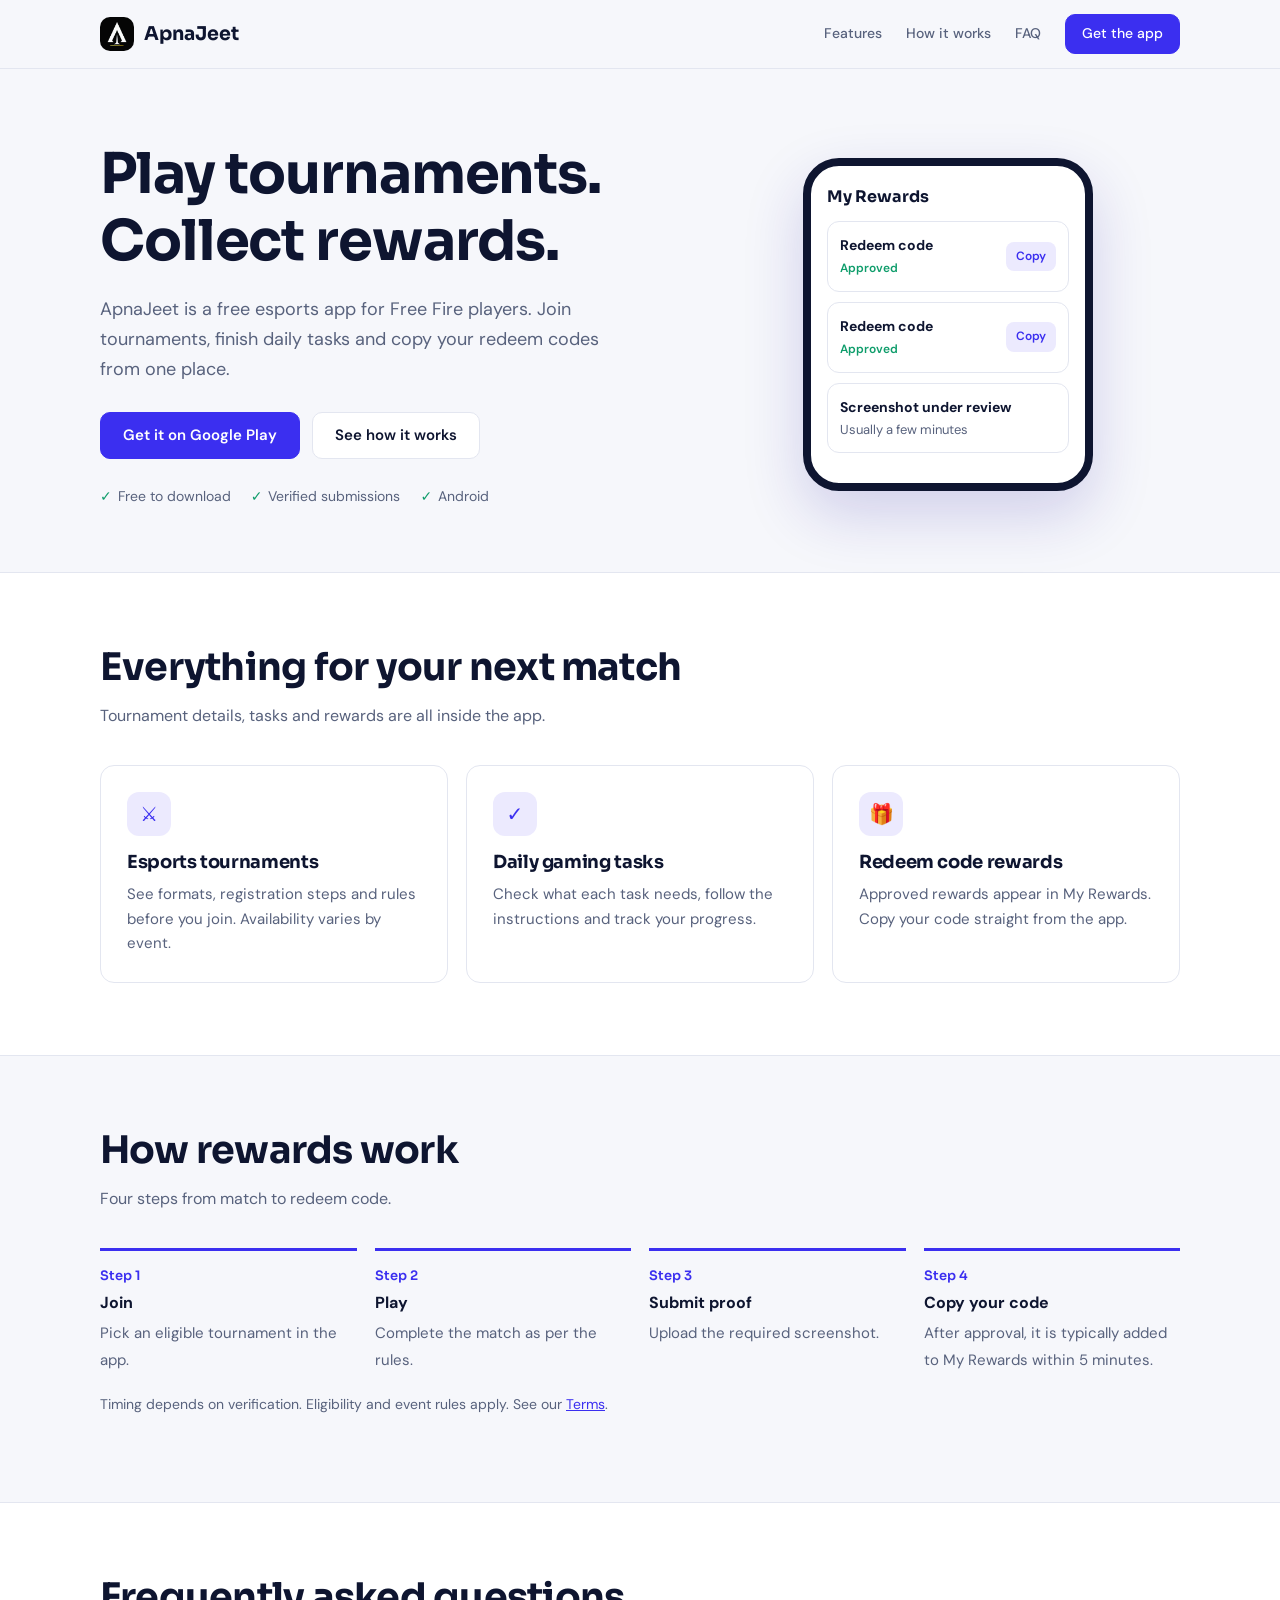
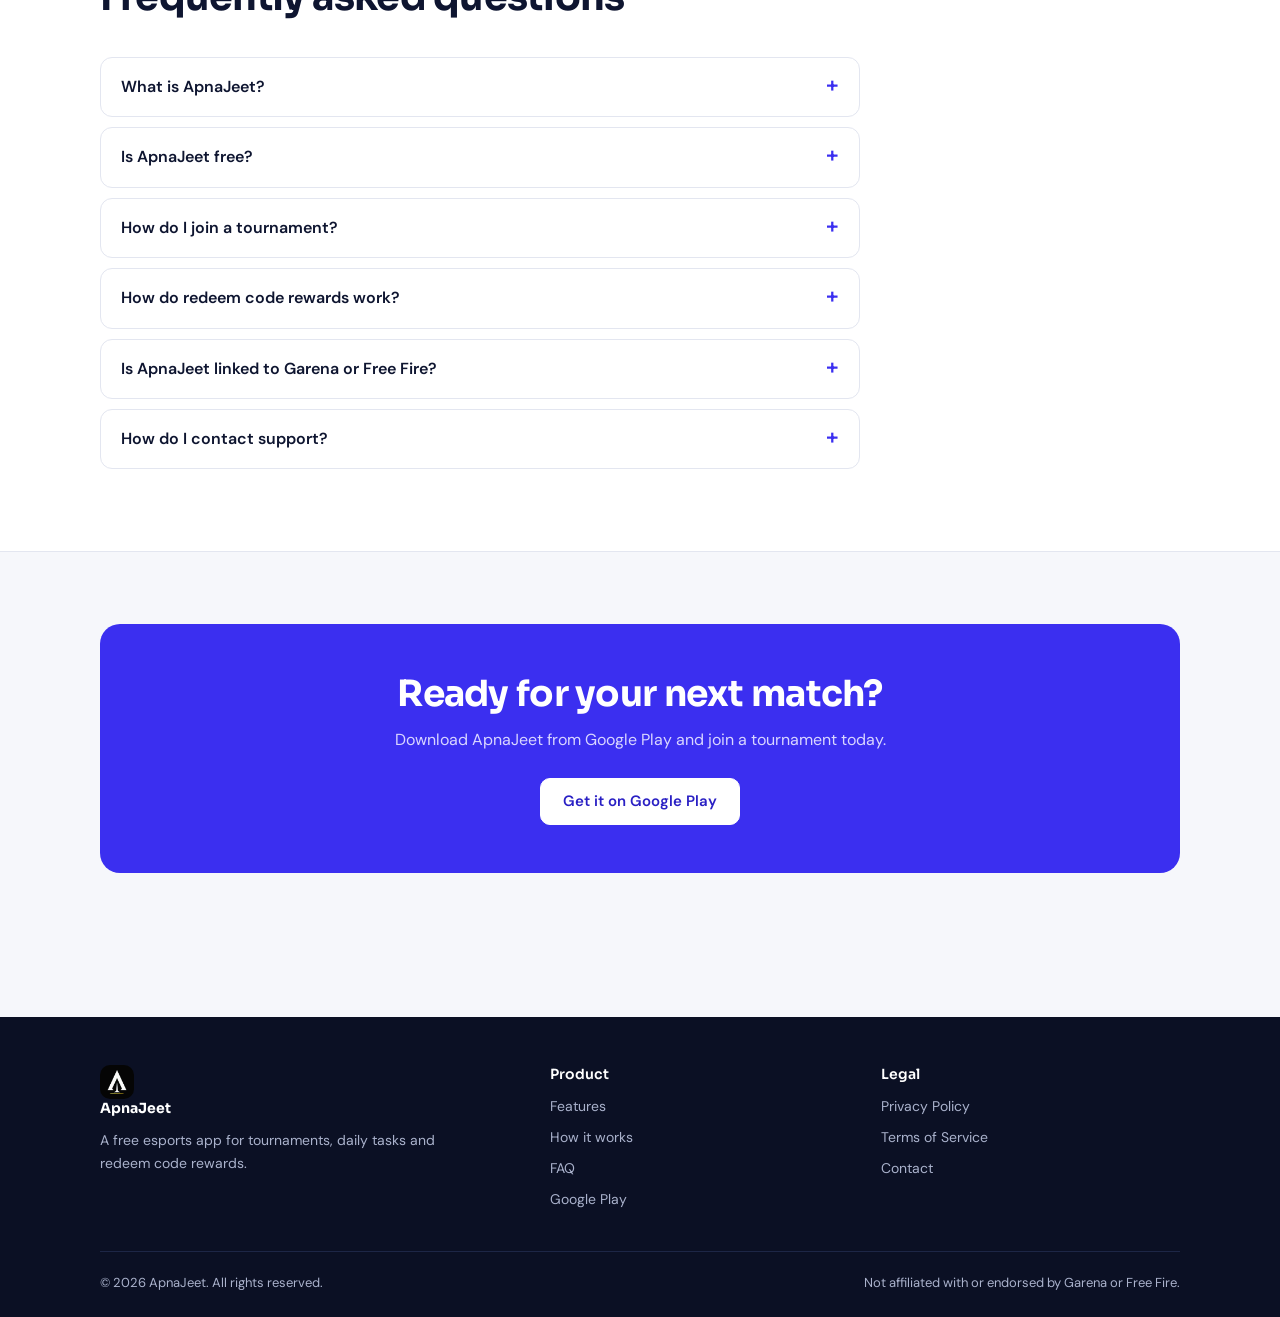
<file: index.html>
<!DOCTYPE html>
<html lang="en">
<head>
<meta charset="UTF-8">
<meta name="viewport" content="width=device-width, initial-scale=1">
<meta name="google-site-verification" content="jpPedcMtuwJY4m9AadztyciSGHEDHAPRClP9MBEF3rE">
<title>ApnaJeet – Free Fire Tournament App with Redeem Code Rewards</title>
<meta name="description" content="ApnaJeet is a free esports tournament app. Join tournaments, complete daily tasks and collect redeem code rewards in My Rewards after your proof is verified.">
<meta name="robots" content="index, follow">
<meta name="theme-color" content="#3b2ff0">
<link rel="canonical" href="https://apnajeetfftmlabs.github.io/Apnajeet-esports-app/">
<link rel="icon" type="image/png" href="logo.png">
<link rel="apple-touch-icon" href="logo.png">
<meta property="og:type" content="website">
<meta property="og:site_name" content="ApnaJeet">
<meta property="og:title" content="ApnaJeet – Free Tournament App">
<meta property="og:description" content="Join free esports tournaments and collect redeem code rewards with ApnaJeet.">
<meta property="og:url" content="https://apnajeetfftmlabs.github.io/Apnajeet-esports-app/">
<meta property="og:image" content="https://apnajeetfftmlabs.github.io/Apnajeet-esports-app/logo.png">
<meta name="twitter:card" content="summary">
<meta name="twitter:title" content="ApnaJeet – Free Tournament App">
<meta name="twitter:description" content="Join free esports tournaments and collect redeem code rewards.">
<link rel="preconnect" href="https://fonts.googleapis.com">
<link rel="preconnect" href="https://fonts.gstatic.com" crossorigin>
<link href="https://fonts.googleapis.com/css2?family=DM+Sans:wght@400;500;600&family=Sora:wght@600;700&display=swap" rel="stylesheet">
<link rel="stylesheet" href="style.css">
<script type="application/ld+json">
{"@context":"https://schema.org","@graph":[
{"@type":"Organization","name":"ApnaJeet","url":"https://apnajeetfftmlabs.github.io/Apnajeet-esports-app/","sameAs":["https://play.google.com/store/apps/details?id=com.appnajeet.user"]},
{"@type":"MobileApplication","name":"ApnaJeet","operatingSystem":"ANDROID","applicationCategory":"GameApplication","downloadUrl":"https://play.google.com/store/apps/details?id=com.appnajeet.user","offers":{"@type":"Offer","price":"0","priceCurrency":"INR"}},
{"@type":"FAQPage","mainEntity":[
{"@type":"Question","name":"Is ApnaJeet free?","acceptedAnswer":{"@type":"Answer","text":"Yes. ApnaJeet is free to download from Google Play. Individual tournaments and tasks list their own rules and eligibility in the app."}},
{"@type":"Question","name":"How do redeem code rewards work?","acceptedAnswer":{"@type":"Answer","text":"Play an eligible tournament and submit the required screenshot. After it is verified and approved, the reward is typically added to My Rewards within 5 minutes, where you can copy the code."}}]}]}
</script>
</head>
<body>

<header class="header">
  <nav class="wrap nav" aria-label="Main">
    <a class="brand" href="#home"><img class="logo" src="logo.png" alt="" width="34" height="34">ApnaJeet</a>
    <div class="links">
      <a href="#features">Features</a>
      <a href="#how">How it works</a>
      <a href="#faq">FAQ</a>
      <a class="btn btn-p" href="https://play.google.com/store/apps/details?id=com.appnajeet.user" target="_blank" rel="noopener noreferrer">Get the app</a>
    </div>
  </nav>
</header>

<main id="home">

<section class="hero">
  <div class="wrap hero-grid">
    <div>
      <h1>Play tournaments. Collect rewards.</h1>
      <p class="lead">ApnaJeet is a free esports app for Free Fire players. Join tournaments, finish daily tasks and copy your redeem codes from one place.</p>
      <div class="actions">
        <a class="btn btn-p" href="https://play.google.com/store/apps/details?id=com.appnajeet.user" target="_blank" rel="noopener noreferrer">Get it on Google Play</a>
        <a class="btn" href="#how">See how it works</a>
      </div>
      <ul class="trust">
        <li>Free to download</li>
        <li>Verified submissions</li>
        <li>Android</li>
      </ul>
    </div>
    <div class="phone" role="img" aria-label="Preview of the My Rewards screen">
      <h4>My Rewards</h4>
      <div class="rw"><div><b>Redeem code</b><span class="s">Approved</span></div><i>Copy</i></div>
      <div class="rw"><div><b>Redeem code</b><span class="s">Approved</span></div><i>Copy</i></div>
      <div class="rw"><div><b>Screenshot under review</b><span class="muted">Usually a few minutes</span></div></div>
    </div>
  </div>
</section>

<section class="section alt" id="features">
  <div class="wrap">
    <div class="head">
      <h2>Everything for your next match</h2>
      <p>Tournament details, tasks and rewards are all inside the app.</p>
    </div>
    <div class="grid3">
      <article class="card"><div class="ico" aria-hidden="true">&#9876;</div><h3>Esports tournaments</h3><p>See formats, registration steps and rules before you join. Availability varies by event.</p></article>
      <article class="card"><div class="ico" aria-hidden="true">&#10003;</div><h3>Daily gaming tasks</h3><p>Check what each task needs, follow the instructions and track your progress.</p></article>
      <article class="card"><div class="ico" aria-hidden="true">&#127873;</div><h3>Redeem code rewards</h3><p>Approved rewards appear in My Rewards. Copy your code straight from the app.</p></article>
    </div>
  </div>
</section>

<section class="section" id="how">
  <div class="wrap">
    <div class="head">
      <h2>How rewards work</h2>
      <p>Four steps from match to redeem code.</p>
    </div>
    <ol class="steps">
      <li><b>Join</b><span>Pick an eligible tournament in the app.</span></li>
      <li><b>Play</b><span>Complete the match as per the rules.</span></li>
      <li><b>Submit proof</b><span>Upload the required screenshot.</span></li>
      <li><b>Copy your code</b><span>After approval, it is typically added to My Rewards within 5 minutes.</span></li>
    </ol>
    <p class="note">Timing depends on verification. Eligibility and event rules apply. See our <a href="terms.html">Terms</a>.</p>
  </div>
</section>

<section class="section alt" id="faq">
  <div class="wrap">
    <div class="head"><h2>Frequently asked questions</h2></div>
    <div class="faq">
      <details><summary>What is ApnaJeet?</summary><p>ApnaJeet is a gaming app where you can explore tournaments, daily tasks and reward features.</p></details>
      <details><summary>Is ApnaJeet free?</summary><p>Yes, the app is free to download from Google Play. Each tournament or task shows its own rules and eligibility.</p></details>
      <details><summary>How do I join a tournament?</summary><p>Open the tournament in the app, check eligibility and follow the registration steps.</p></details>
      <details><summary>How do redeem code rewards work?</summary><p>Complete an eligible tournament and submit the required screenshot. After it is verified and approved, the reward is typically added to My Rewards within 5 minutes. Timing may vary.</p></details>
      <details><summary>Is ApnaJeet linked to Garena or Free Fire?</summary><p>No. ApnaJeet is independent and is not affiliated with or endorsed by Garena or Free Fire.</p></details>
      <details><summary>How do I contact support?</summary><p>Email us at <a href="mailto:apnajeet.esports@gmail.com">apnajeet.esports@gmail.com</a>.</p></details>
    </div>
  </div>
</section>

<section class="section">
  <div class="wrap">
    <div class="cta">
      <h2>Ready for your next match?</h2>
      <p>Download ApnaJeet from Google Play and join a tournament today.</p>
      <a class="btn" href="https://play.google.com/store/apps/details?id=com.appnajeet.user" target="_blank" rel="noopener noreferrer">Get it on Google Play</a>
    </div>
  </div>
</section>

</main>

<footer class="footer">
  <div class="wrap">
    <div class="f-grid">
      <div>
        <a class="brand" href="#home"><img class="logo" src="logo.png" alt="" width="34" height="34">ApnaJeet</a>
        <p>A free esports app for tournaments, daily tasks and redeem code rewards.</p>
      </div>
      <div>
        <h5>Product</h5>
        <a href="#features">Features</a>
        <a href="#how">How it works</a>
        <a href="#faq">FAQ</a>
        <a href="https://play.google.com/store/apps/details?id=com.appnajeet.user" target="_blank" rel="noopener noreferrer">Google Play</a>
      </div>
      <div>
        <h5>Legal</h5>
        <a href="privacy.html">Privacy Policy</a>
        <a href="terms.html">Terms of Service</a>
        <a href="mailto:apnajeet.esports@gmail.com">Contact</a>
      </div>
    </div>
    <div class="legal">
      <span>&copy; 2026 ApnaJeet. All rights reserved.</span>
      <span>Not affiliated with or endorsed by Garena or Free Fire.</span>
    </div>
  </div>
</footer>

</body>
</html>
</file>
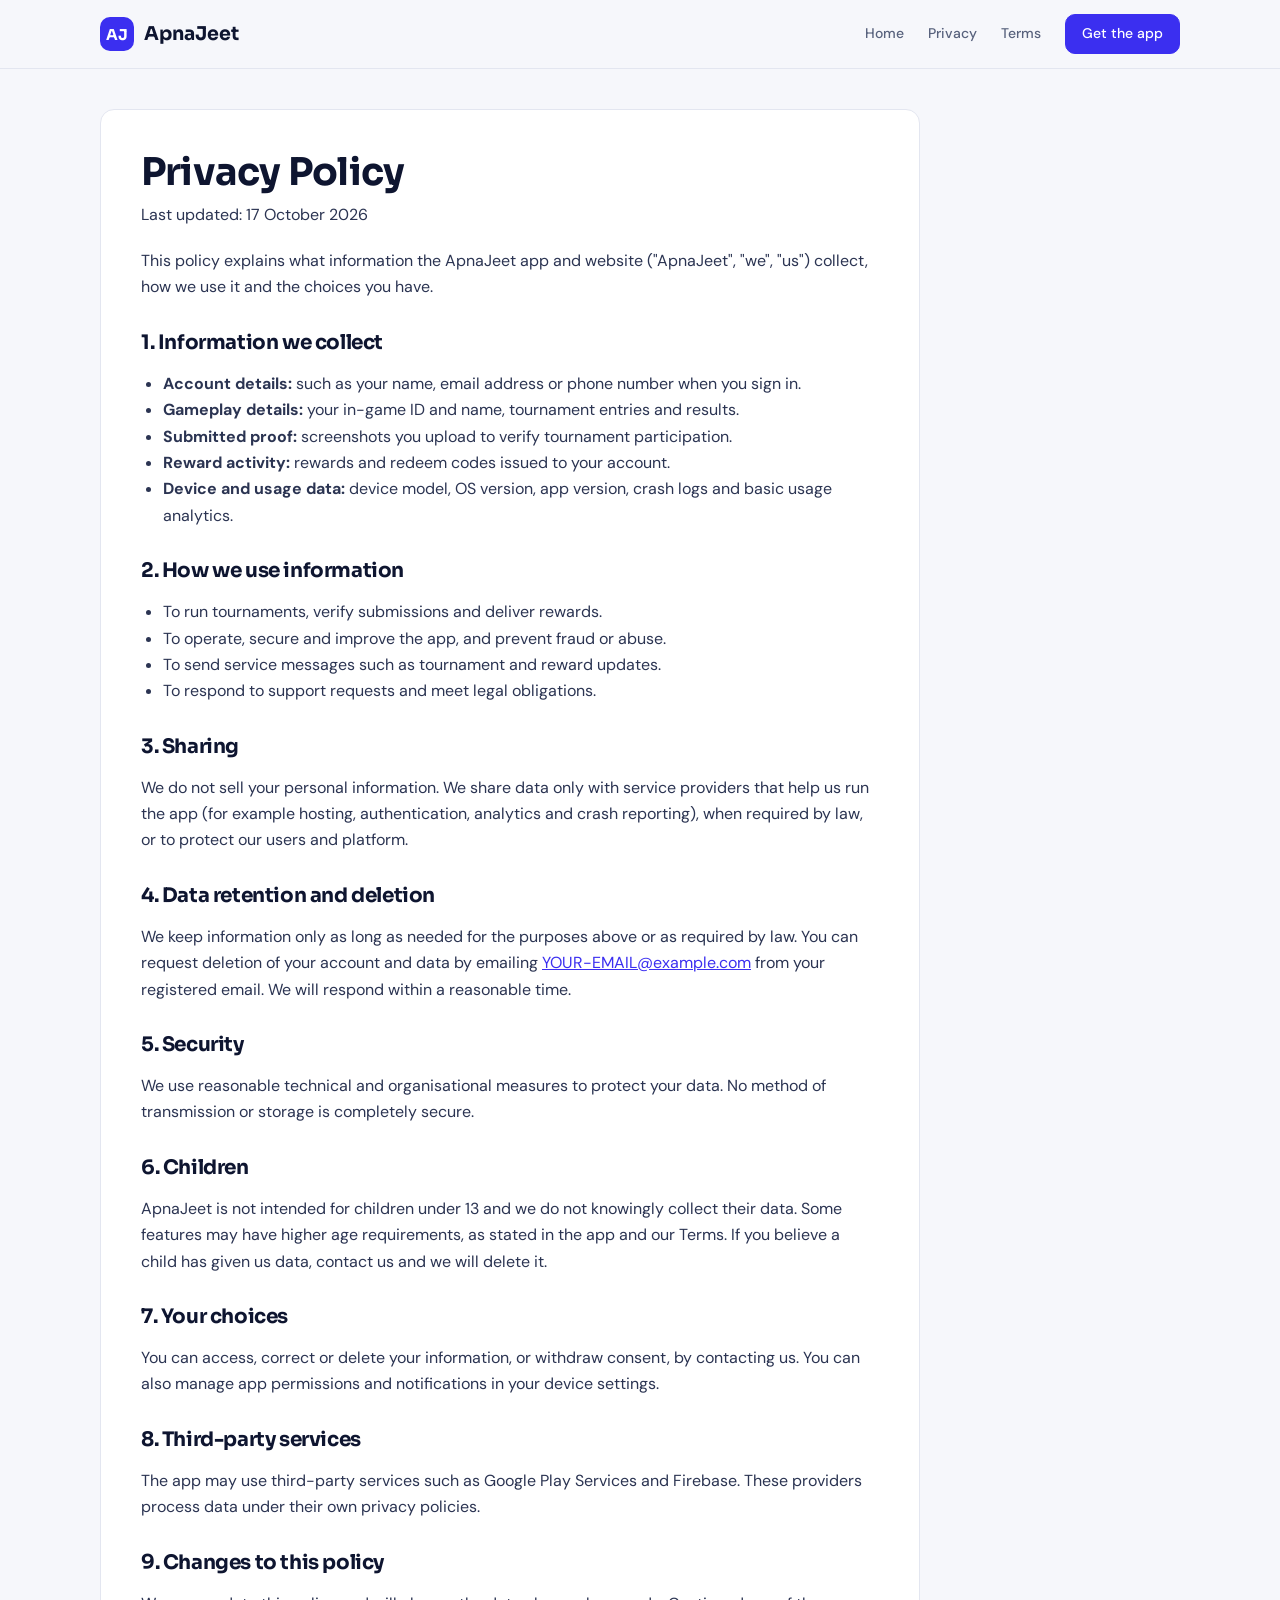
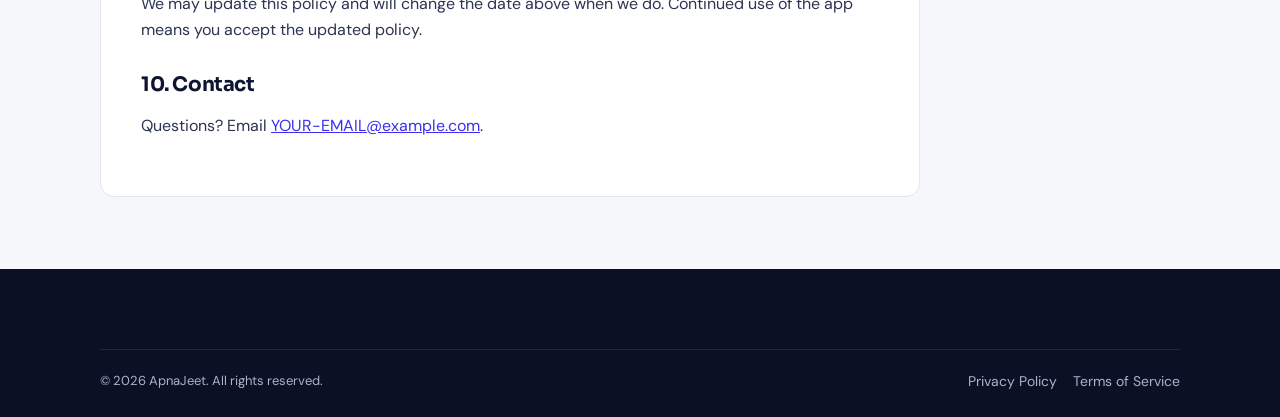
<file: Privacy.html>
<!DOCTYPE html>
<html lang="en">
<head>
<meta charset="UTF-8">
<meta name="viewport" content="width=device-width, initial-scale=1">
<title>Privacy Policy – ApnaJeet</title>
<meta name="description" content="How ApnaJeet collects, uses and protects your information.">
<meta name="robots" content="index, follow">
<link rel="canonical" href="https://apnajeetfftmlabs.github.io/Apnajeet-esports-app/privacy.html">
<link rel="icon" href="favicon.ico">
<link rel="preconnect" href="https://fonts.googleapis.com">
<link rel="preconnect" href="https://fonts.gstatic.com" crossorigin>
<link href="https://fonts.googleapis.com/css2?family=DM+Sans:wght@400;500;600&family=Sora:wght@600;700&display=swap" rel="stylesheet">
<link rel="stylesheet" href="style.css">
</head>
<body>
<header class="header"><nav class="wrap nav" aria-label="Main">
<a class="brand" href="index.html"><span class="logo">AJ</span>ApnaJeet</a>
<div class="links"><a href="index.html">Home</a><a href="privacy.html">Privacy</a><a href="terms.html">Terms</a>
<a class="btn btn-p" href="https://play.google.com/store/apps/details?id=com.appnajeet.user" target="_blank" rel="noopener noreferrer">Get the app</a></div>
</nav></header>
<main class="wrap">
<article class="doc">
<h1>Privacy Policy</h1>
<p class="updated">Last updated: 17 October 2026</p>
<p>This policy explains what information the ApnaJeet app and website ("ApnaJeet", "we", "us") collect, how we use it and the choices you have.</p>

<h2>1. Information we collect</h2>
<ul>
<li><b>Account details:</b> such as your name, email address or phone number when you sign in.</li>
<li><b>Gameplay details:</b> your in-game ID and name, tournament entries and results.</li>
<li><b>Submitted proof:</b> screenshots you upload to verify tournament participation.</li>
<li><b>Reward activity:</b> rewards and redeem codes issued to your account.</li>
<li><b>Device and usage data:</b> device model, OS version, app version, crash logs and basic usage analytics.</li>
</ul>

<h2>2. How we use information</h2>
<ul>
<li>To run tournaments, verify submissions and deliver rewards.</li>
<li>To operate, secure and improve the app, and prevent fraud or abuse.</li>
<li>To send service messages such as tournament and reward updates.</li>
<li>To respond to support requests and meet legal obligations.</li>
</ul>

<h2>3. Sharing</h2>
<p>We do not sell your personal information. We share data only with service providers that help us run the app (for example hosting, authentication, analytics and crash reporting), when required by law, or to protect our users and platform.</p>

<h2>4. Data retention and deletion</h2>
<p>We keep information only as long as needed for the purposes above or as required by law. You can request deletion of your account and data by emailing <a href="mailto:YOUR-EMAIL@example.com">YOUR-EMAIL@example.com</a> from your registered email. We will respond within a reasonable time.</p>

<h2>5. Security</h2>
<p>We use reasonable technical and organisational measures to protect your data. No method of transmission or storage is completely secure.</p>

<h2>6. Children</h2>
<p>ApnaJeet is not intended for children under 13 and we do not knowingly collect their data. Some features may have higher age requirements, as stated in the app and our Terms. If you believe a child has given us data, contact us and we will delete it.</p>

<h2>7. Your choices</h2>
<p>You can access, correct or delete your information, or withdraw consent, by contacting us. You can also manage app permissions and notifications in your device settings.</p>

<h2>8. Third-party services</h2>
<p>The app may use third-party services such as Google Play Services and Firebase. These providers process data under their own privacy policies.</p>

<h2>9. Changes to this policy</h2>
<p>We may update this policy and will change the date above when we do. Continued use of the app means you accept the updated policy.</p>

<h2>10. Contact</h2>
<p>Questions? Email <a href="mailto:YOUR-EMAIL@example.com">YOUR-EMAIL@example.com</a>.</p>
</article>
</main>
<footer class="footer"><div class="wrap">
<div class="legal"><span>&copy; 2026 ApnaJeet. All rights reserved.</span>
<span><a style="display:inline;margin-right:16px" href="privacy.html">Privacy Policy</a><a style="display:inline" href="terms.html">Terms of Service</a></span></div>
</div></footer>
</body>
</html>
</file>
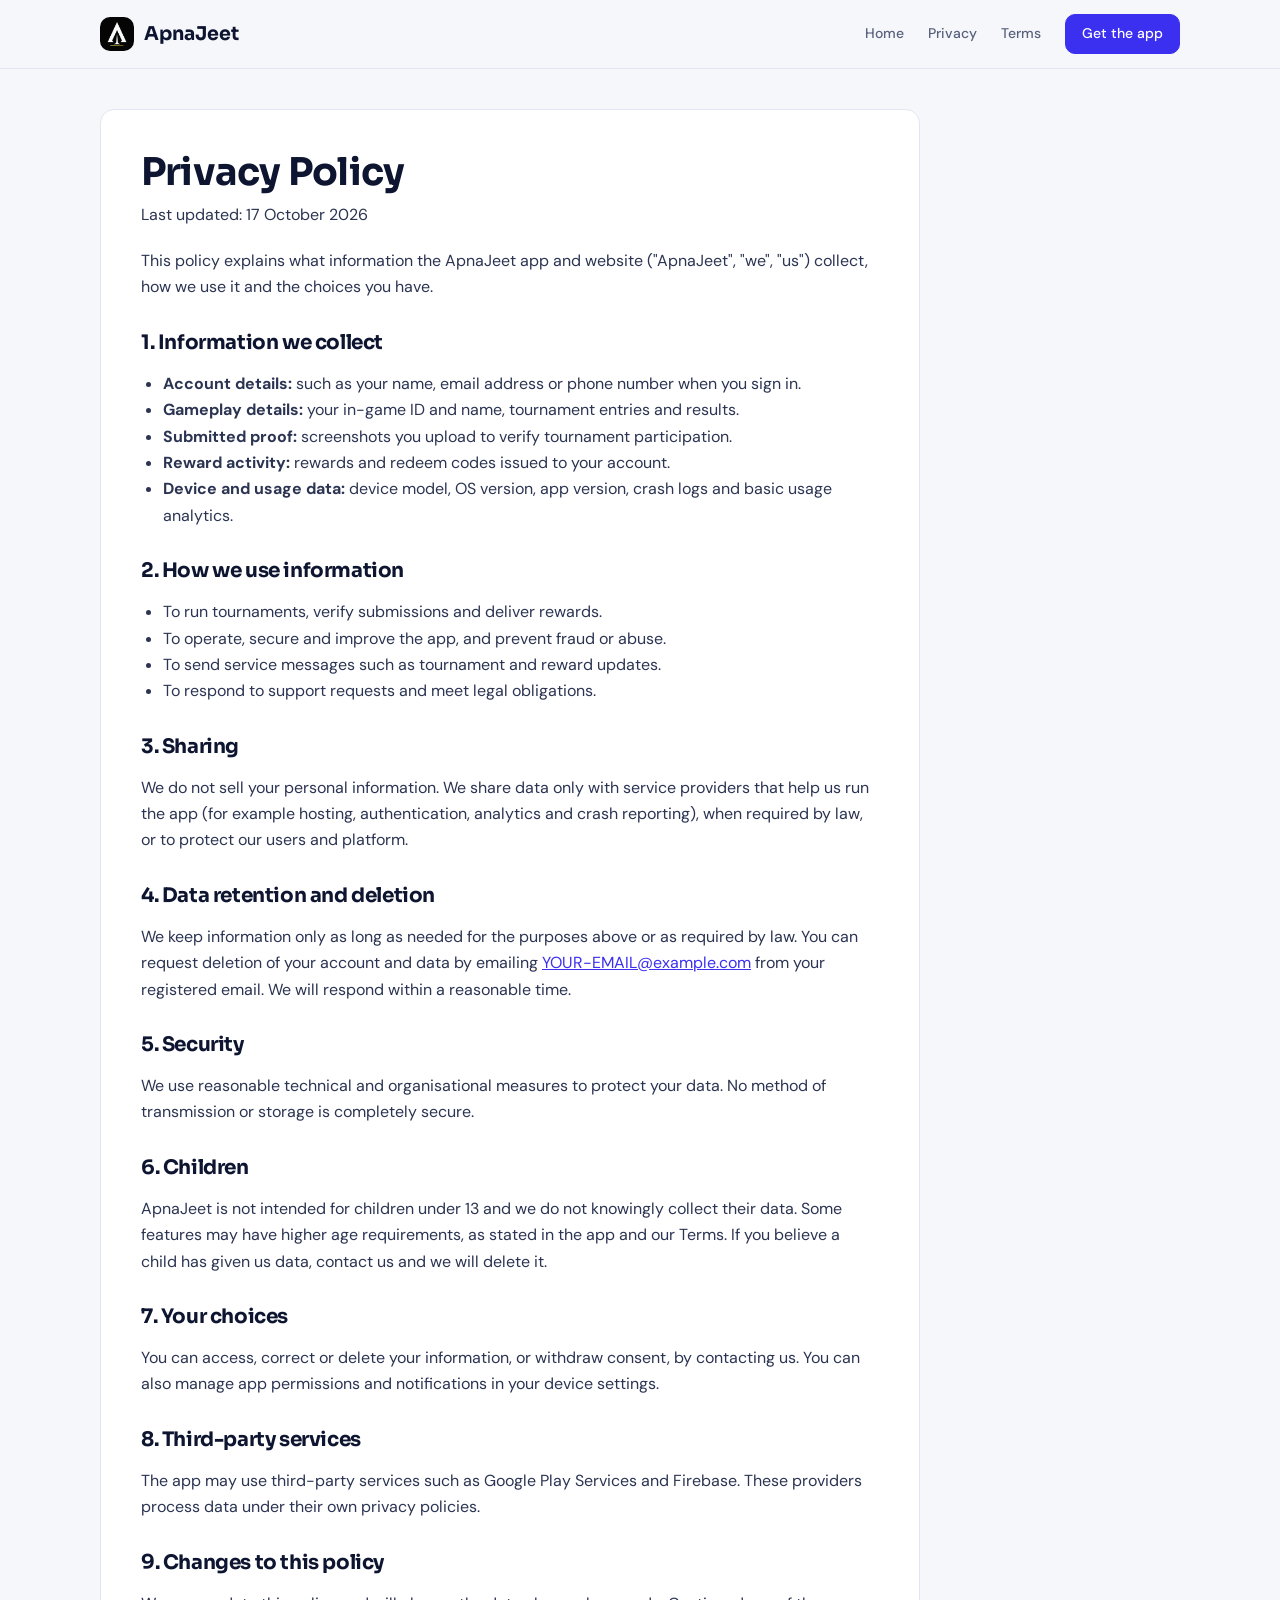
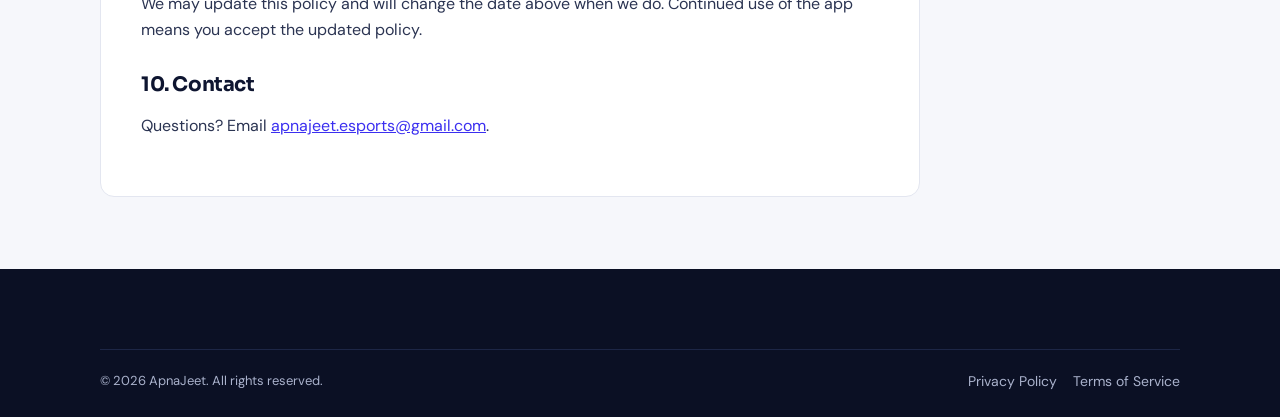
<file: privacy.html>
<!DOCTYPE html>
<html lang="en">
<head>
<meta charset="UTF-8">
<meta name="viewport" content="width=device-width, initial-scale=1">
<title>Privacy Policy – ApnaJeet</title>
<meta name="description" content="How ApnaJeet collects, uses and protects your information.">
<meta name="robots" content="index, follow">
<link rel="canonical" href="https://apnajeetfftmlabs.github.io/Apnajeet-esports-app/privacy.html">
<link rel="icon" type="image/png" href="logo.png">
<link rel="apple-touch-icon" href="logo.png">
<link rel="preconnect" href="https://fonts.googleapis.com">
<link rel="preconnect" href="https://fonts.gstatic.com" crossorigin>
<link href="https://fonts.googleapis.com/css2?family=DM+Sans:wght@400;500;600&family=Sora:wght@600;700&display=swap" rel="stylesheet">
<link rel="stylesheet" href="style.css">
</head>
<body>
<header class="header"><nav class="wrap nav" aria-label="Main">
<a class="brand" href="index.html"><img class="logo" src="logo.png" alt="" width="34" height="34">ApnaJeet</a>
<div class="links"><a href="index.html">Home</a><a href="privacy.html">Privacy</a><a href="terms.html">Terms</a>
<a class="btn btn-p" href="https://play.google.com/store/apps/details?id=com.appnajeet.user" target="_blank" rel="noopener noreferrer">Get the app</a></div>
</nav></header>
<main class="wrap">
<article class="doc">
<h1>Privacy Policy</h1>
<p class="updated">Last updated: 17 October 2026</p>
<p>This policy explains what information the ApnaJeet app and website ("ApnaJeet", "we", "us") collect, how we use it and the choices you have.</p>

<h2>1. Information we collect</h2>
<ul>
<li><b>Account details:</b> such as your name, email address or phone number when you sign in.</li>
<li><b>Gameplay details:</b> your in-game ID and name, tournament entries and results.</li>
<li><b>Submitted proof:</b> screenshots you upload to verify tournament participation.</li>
<li><b>Reward activity:</b> rewards and redeem codes issued to your account.</li>
<li><b>Device and usage data:</b> device model, OS version, app version, crash logs and basic usage analytics.</li>
</ul>

<h2>2. How we use information</h2>
<ul>
<li>To run tournaments, verify submissions and deliver rewards.</li>
<li>To operate, secure and improve the app, and prevent fraud or abuse.</li>
<li>To send service messages such as tournament and reward updates.</li>
<li>To respond to support requests and meet legal obligations.</li>
</ul>

<h2>3. Sharing</h2>
<p>We do not sell your personal information. We share data only with service providers that help us run the app (for example hosting, authentication, analytics and crash reporting), when required by law, or to protect our users and platform.</p>

<h2>4. Data retention and deletion</h2>
<p>We keep information only as long as needed for the purposes above or as required by law. You can request deletion of your account and data by emailing <a href="mailto:YOUR-EMAIL@example.com">YOUR-EMAIL@example.com</a> from your registered email. We will respond within a reasonable time.</p>

<h2>5. Security</h2>
<p>We use reasonable technical and organisational measures to protect your data. No method of transmission or storage is completely secure.</p>

<h2>6. Children</h2>
<p>ApnaJeet is not intended for children under 13 and we do not knowingly collect their data. Some features may have higher age requirements, as stated in the app and our Terms. If you believe a child has given us data, contact us and we will delete it.</p>

<h2>7. Your choices</h2>
<p>You can access, correct or delete your information, or withdraw consent, by contacting us. You can also manage app permissions and notifications in your device settings.</p>

<h2>8. Third-party services</h2>
<p>The app may use third-party services such as Google Play Services and Firebase. These providers process data under their own privacy policies.</p>

<h2>9. Changes to this policy</h2>
<p>We may update this policy and will change the date above when we do. Continued use of the app means you accept the updated policy.</p>

<h2>10. Contact</h2>
<p>Questions? Email <a href="mailto:YOUR-EMAIL@example.com">apnajeet.esports@gmail.com</a>.</p>
</article>
</main>
<footer class="footer"><div class="wrap">
<div class="legal"><span>&copy; 2026 ApnaJeet. All rights reserved.</span>
<span><a style="display:inline;margin-right:16px" href="privacy.html">Privacy Policy</a><a style="display:inline" href="terms.html">Terms of Service</a></span></div>
</div></footer>
</body>
</html>
</file>
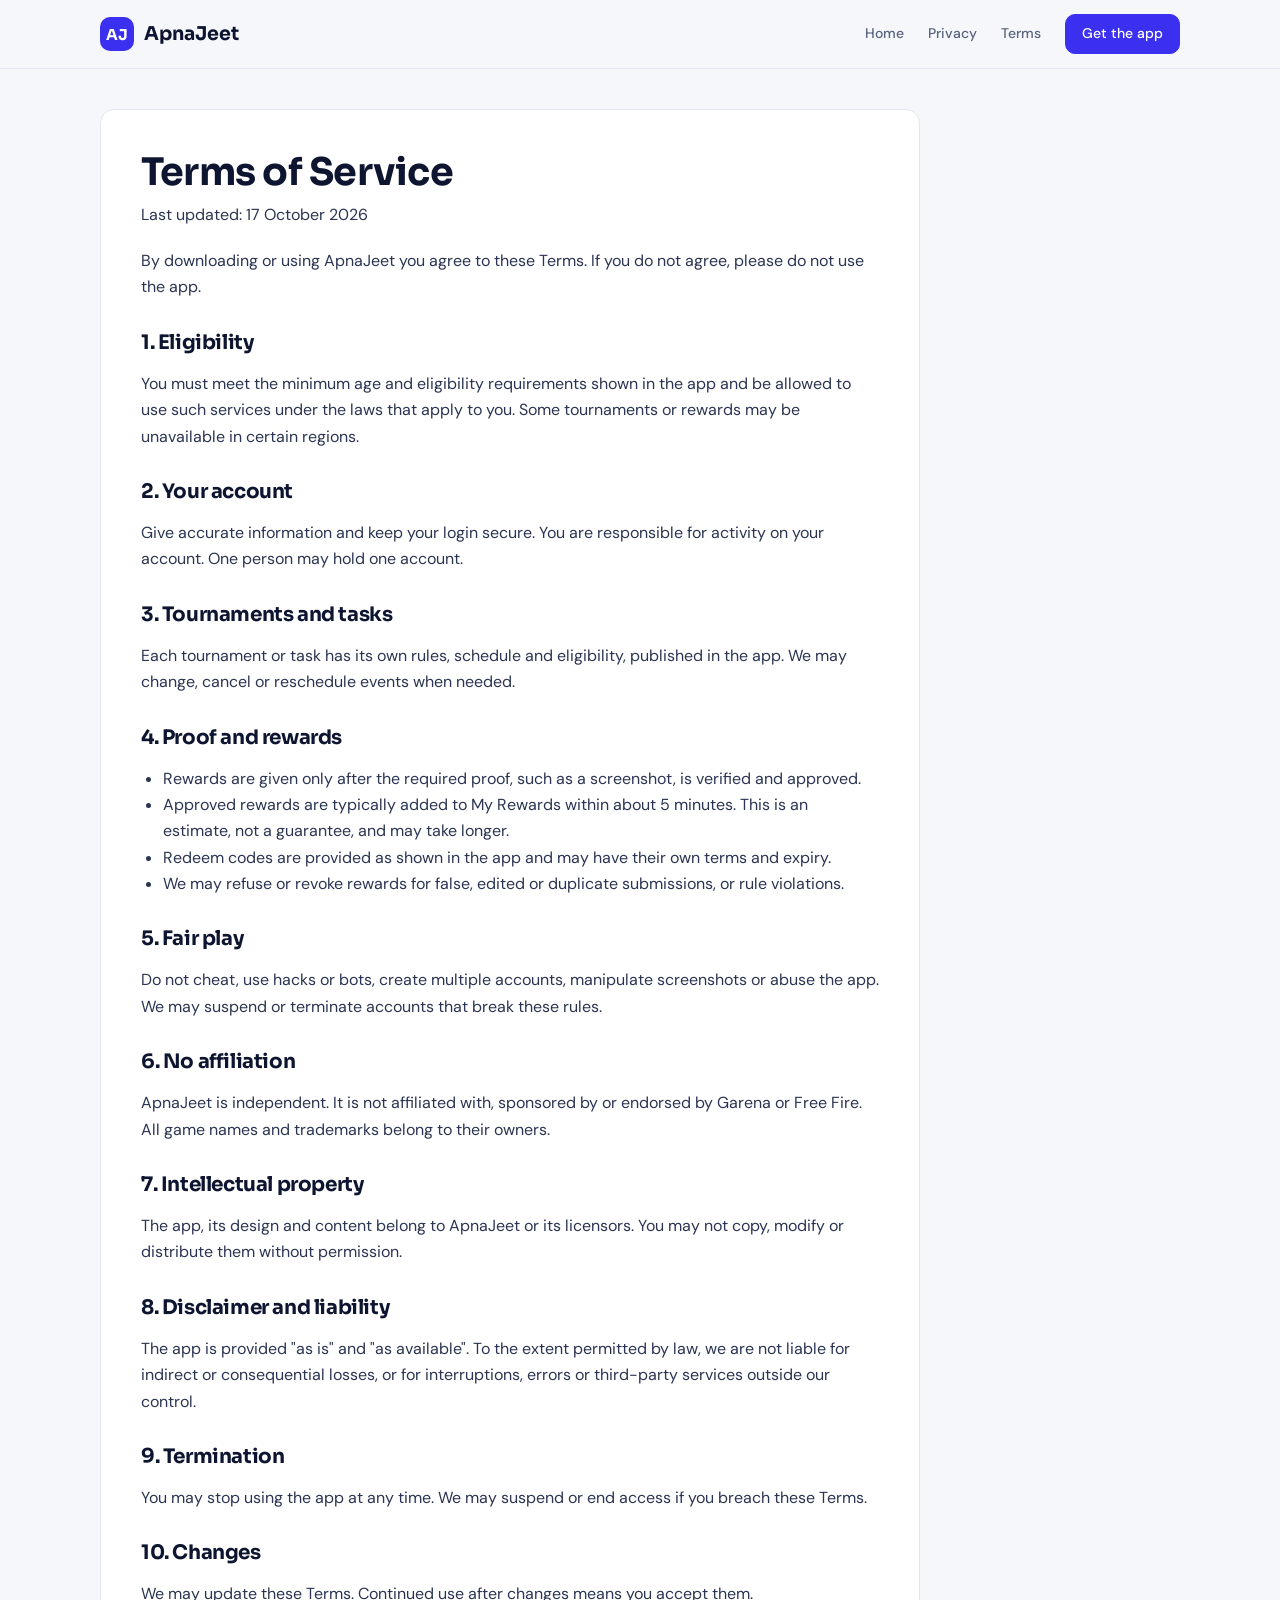
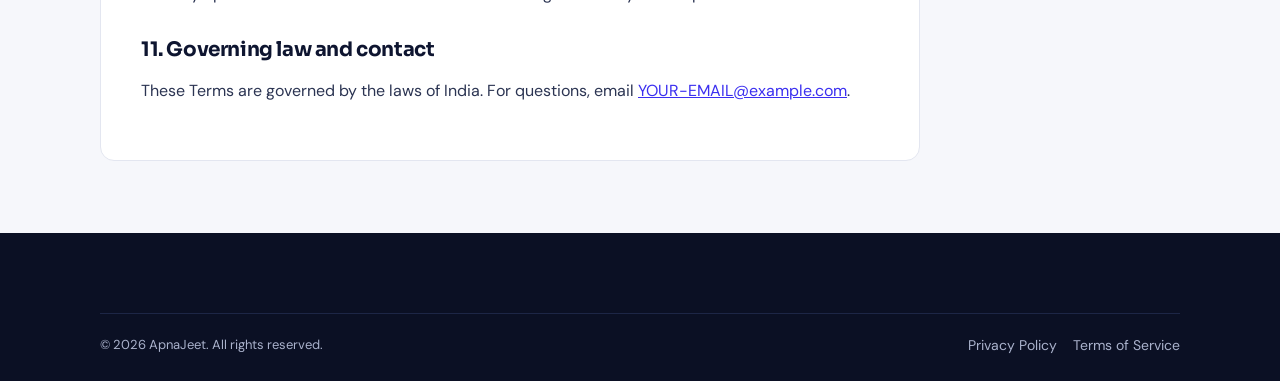
<file: Terms.html>
<!DOCTYPE html>
<html lang="en">
<head>
<meta charset="UTF-8">
<meta name="viewport" content="width=device-width, initial-scale=1">
<title>Terms of Service – ApnaJeet</title>
<meta name="description" content="The terms that apply when you use the ApnaJeet app and website.">
<meta name="robots" content="index, follow">
<link rel="canonical" href="https://apnajeetfftmlabs.github.io/Apnajeet-esports-app/terms.html">
<link rel="icon" href="favicon.ico">
<link rel="preconnect" href="https://fonts.googleapis.com">
<link rel="preconnect" href="https://fonts.gstatic.com" crossorigin>
<link href="https://fonts.googleapis.com/css2?family=DM+Sans:wght@400;500;600&family=Sora:wght@600;700&display=swap" rel="stylesheet">
<link rel="stylesheet" href="style.css">
</head>
<body>
<header class="header"><nav class="wrap nav" aria-label="Main">
<a class="brand" href="index.html"><span class="logo">AJ</span>ApnaJeet</a>
<div class="links"><a href="index.html">Home</a><a href="privacy.html">Privacy</a><a href="terms.html">Terms</a>
<a class="btn btn-p" href="https://play.google.com/store/apps/details?id=com.appnajeet.user" target="_blank" rel="noopener noreferrer">Get the app</a></div>
</nav></header>
<main class="wrap">
<article class="doc">
<h1>Terms of Service</h1>
<p class="updated">Last updated: 17 October 2026</p>
<p>By downloading or using ApnaJeet you agree to these Terms. If you do not agree, please do not use the app.</p>

<h2>1. Eligibility</h2>
<p>You must meet the minimum age and eligibility requirements shown in the app and be allowed to use such services under the laws that apply to you. Some tournaments or rewards may be unavailable in certain regions.</p>

<h2>2. Your account</h2>
<p>Give accurate information and keep your login secure. You are responsible for activity on your account. One person may hold one account.</p>

<h2>3. Tournaments and tasks</h2>
<p>Each tournament or task has its own rules, schedule and eligibility, published in the app. We may change, cancel or reschedule events when needed.</p>

<h2>4. Proof and rewards</h2>
<ul>
<li>Rewards are given only after the required proof, such as a screenshot, is verified and approved.</li>
<li>Approved rewards are typically added to My Rewards within about 5 minutes. This is an estimate, not a guarantee, and may take longer.</li>
<li>Redeem codes are provided as shown in the app and may have their own terms and expiry.</li>
<li>We may refuse or revoke rewards for false, edited or duplicate submissions, or rule violations.</li>
</ul>

<h2>5. Fair play</h2>
<p>Do not cheat, use hacks or bots, create multiple accounts, manipulate screenshots or abuse the app. We may suspend or terminate accounts that break these rules.</p>

<h2>6. No affiliation</h2>
<p>ApnaJeet is independent. It is not affiliated with, sponsored by or endorsed by Garena or Free Fire. All game names and trademarks belong to their owners.</p>

<h2>7. Intellectual property</h2>
<p>The app, its design and content belong to ApnaJeet or its licensors. You may not copy, modify or distribute them without permission.</p>

<h2>8. Disclaimer and liability</h2>
<p>The app is provided "as is" and "as available". To the extent permitted by law, we are not liable for indirect or consequential losses, or for interruptions, errors or third-party services outside our control.</p>

<h2>9. Termination</h2>
<p>You may stop using the app at any time. We may suspend or end access if you breach these Terms.</p>

<h2>10. Changes</h2>
<p>We may update these Terms. Continued use after changes means you accept them.</p>

<h2>11. Governing law and contact</h2>
<p>These Terms are governed by the laws of India. For questions, email <a href="mailto:YOUR-EMAIL@example.com">YOUR-EMAIL@example.com</a>.</p>
</article>
</main>
<footer class="footer"><div class="wrap">
<div class="legal"><span>&copy; 2026 ApnaJeet. All rights reserved.</span>
<span><a style="display:inline;margin-right:16px" href="privacy.html">Privacy Policy</a><a style="display:inline" href="terms.html">Terms of Service</a></span></div>
</div></footer>
</body>
</html>
</file>
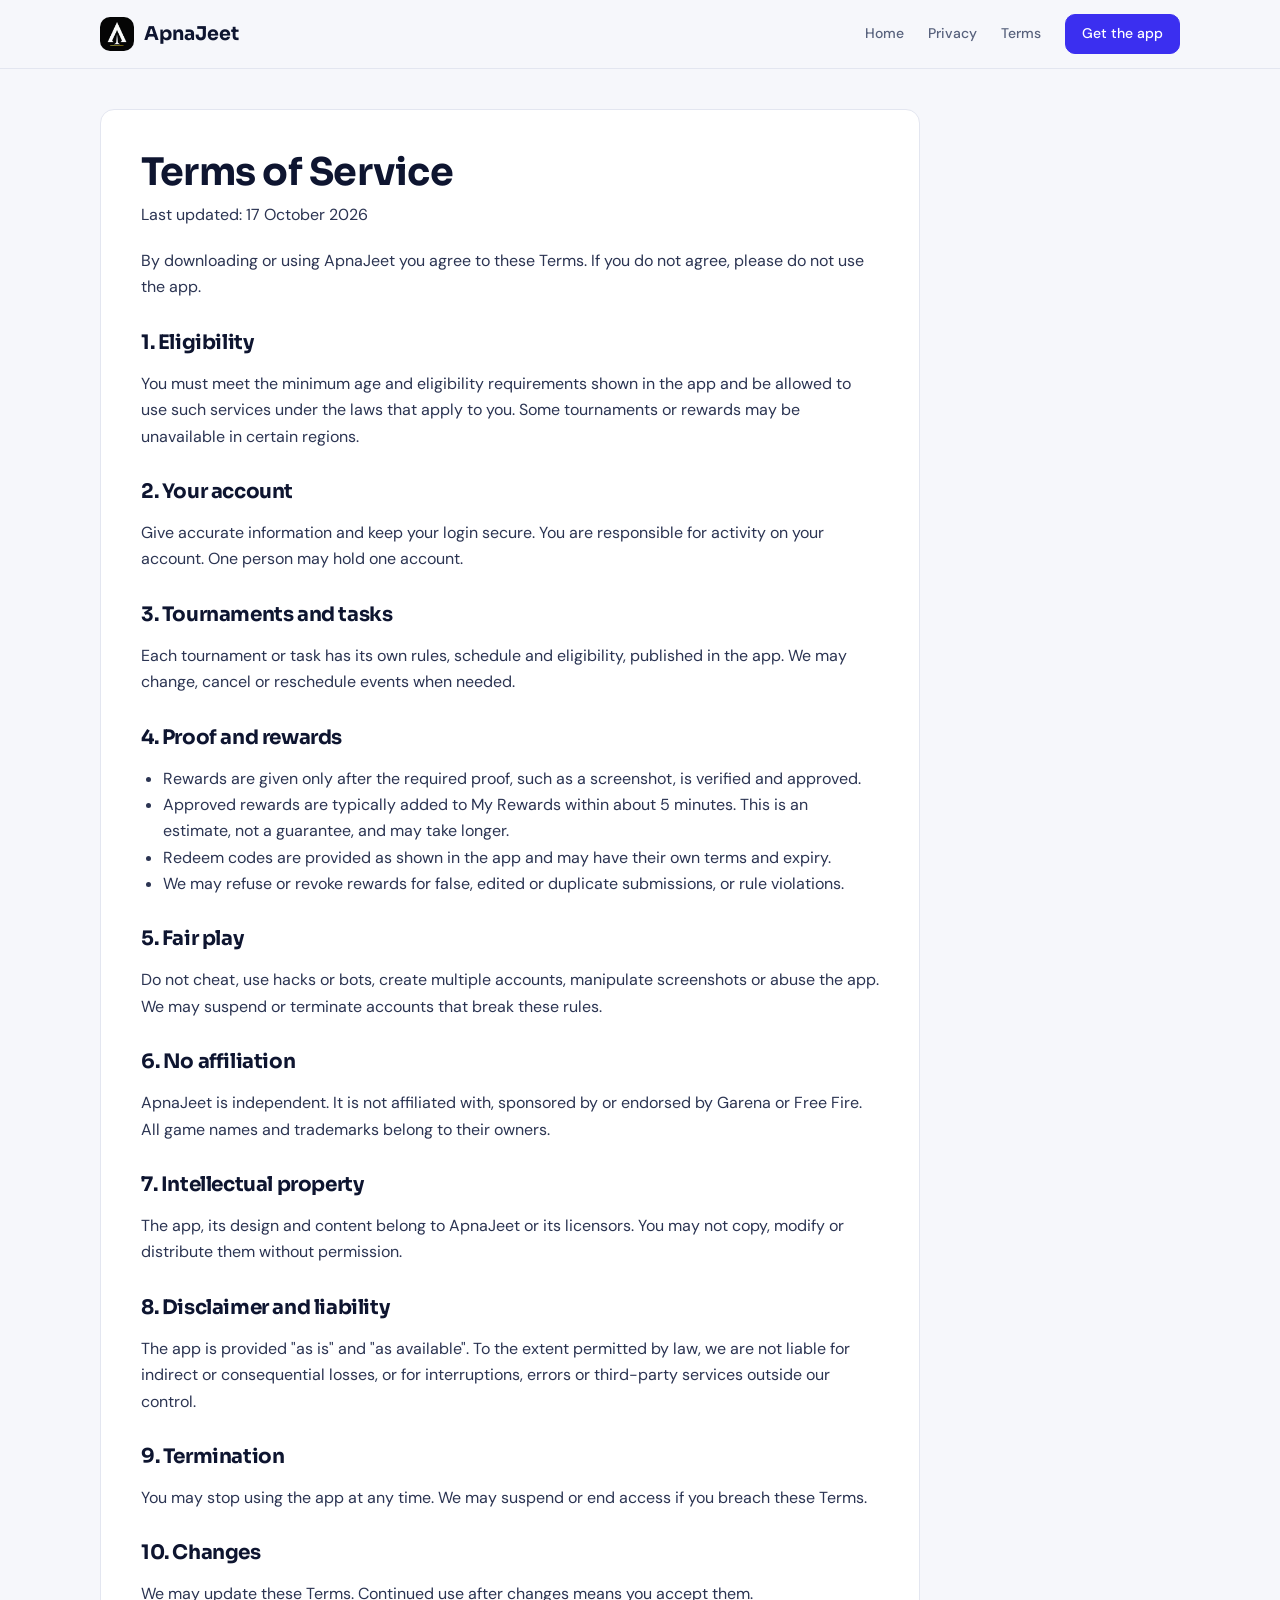
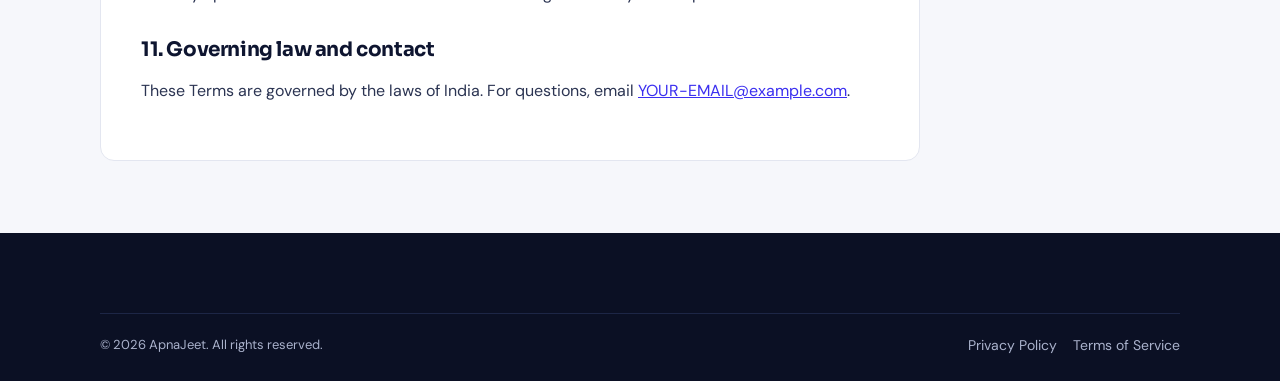
<file: terms.html>
<!DOCTYPE html>
<html lang="en">
<head>
<meta charset="UTF-8">
<meta name="viewport" content="width=device-width, initial-scale=1">
<title>Terms of Service – ApnaJeet</title>
<meta name="description" content="The terms that apply when you use the ApnaJeet app and website.">
<meta name="robots" content="index, follow">
<link rel="canonical" href="https://apnajeetfftmlabs.github.io/Apnajeet-esports-app/terms.html">
<link rel="icon" type="image/png" href="logo.png">
<link rel="apple-touch-icon" href="logo.png">
<link rel="preconnect" href="https://fonts.googleapis.com">
<link rel="preconnect" href="https://fonts.gstatic.com" crossorigin>
<link href="https://fonts.googleapis.com/css2?family=DM+Sans:wght@400;500;600&family=Sora:wght@600;700&display=swap" rel="stylesheet">
<link rel="stylesheet" href="style.css">
</head>
<body>
<header class="header"><nav class="wrap nav" aria-label="Main">
<a class="brand" href="index.html"><img class="logo" src="logo.png" alt="" width="34" height="34">ApnaJeet</a>
<div class="links"><a href="index.html">Home</a><a href="privacy.html">Privacy</a><a href="terms.html">Terms</a>
<a class="btn btn-p" href="https://play.google.com/store/apps/details?id=com.appnajeet.user" target="_blank" rel="noopener noreferrer">Get the app</a></div>
</nav></header>
<main class="wrap">
<article class="doc">
<h1>Terms of Service</h1>
<p class="updated">Last updated: 17 October 2026</p>
<p>By downloading or using ApnaJeet you agree to these Terms. If you do not agree, please do not use the app.</p>

<h2>1. Eligibility</h2>
<p>You must meet the minimum age and eligibility requirements shown in the app and be allowed to use such services under the laws that apply to you. Some tournaments or rewards may be unavailable in certain regions.</p>

<h2>2. Your account</h2>
<p>Give accurate information and keep your login secure. You are responsible for activity on your account. One person may hold one account.</p>

<h2>3. Tournaments and tasks</h2>
<p>Each tournament or task has its own rules, schedule and eligibility, published in the app. We may change, cancel or reschedule events when needed.</p>

<h2>4. Proof and rewards</h2>
<ul>
<li>Rewards are given only after the required proof, such as a screenshot, is verified and approved.</li>
<li>Approved rewards are typically added to My Rewards within about 5 minutes. This is an estimate, not a guarantee, and may take longer.</li>
<li>Redeem codes are provided as shown in the app and may have their own terms and expiry.</li>
<li>We may refuse or revoke rewards for false, edited or duplicate submissions, or rule violations.</li>
</ul>

<h2>5. Fair play</h2>
<p>Do not cheat, use hacks or bots, create multiple accounts, manipulate screenshots or abuse the app. We may suspend or terminate accounts that break these rules.</p>

<h2>6. No affiliation</h2>
<p>ApnaJeet is independent. It is not affiliated with, sponsored by or endorsed by Garena or Free Fire. All game names and trademarks belong to their owners.</p>

<h2>7. Intellectual property</h2>
<p>The app, its design and content belong to ApnaJeet or its licensors. You may not copy, modify or distribute them without permission.</p>

<h2>8. Disclaimer and liability</h2>
<p>The app is provided "as is" and "as available". To the extent permitted by law, we are not liable for indirect or consequential losses, or for interruptions, errors or third-party services outside our control.</p>

<h2>9. Termination</h2>
<p>You may stop using the app at any time. We may suspend or end access if you breach these Terms.</p>

<h2>10. Changes</h2>
<p>We may update these Terms. Continued use after changes means you accept them.</p>

<h2>11. Governing law and contact</h2>
<p>These Terms are governed by the laws of India. For questions, email <a href="mailto:apnajeet.esports@gmail.com">YOUR-EMAIL@example.com</a>.</p>
</article>
</main>
<footer class="footer"><div class="wrap">
<div class="legal"><span>&copy; 2026 ApnaJeet. All rights reserved.</span>
<span><a style="display:inline;margin-right:16px" href="privacy.html">Privacy Policy</a><a style="display:inline" href="terms.html">Terms of Service</a></span></div>
</div></footer>
</body>
</html>
</file>
<file: style.css>
:root{--bg:#f6f7fb;--card:#fff;--ink:#0e1530;--muted:#58627d;--line:#e3e6f0;--brand:#3b2ff0;--brand-d:#2a20c4;--soft:#eceafe;--ok:#0f9d6b;--r:14px}
*{box-sizing:border-box}
html{scroll-behavior:smooth;scroll-padding-top:80px}
body{margin:0;background:var(--bg);color:var(--ink);font:16px/1.65 "DM Sans",system-ui,-apple-system,"Segoe UI",Arial,sans-serif;-webkit-font-smoothing:antialiased}
h1,h2,h3{font-family:Sora,"DM Sans",system-ui,sans-serif;line-height:1.2;margin:0;letter-spacing:-.02em}
a{color:var(--brand)}
a:focus-visible,button:focus-visible,summary:focus-visible{outline:3px solid var(--brand);outline-offset:3px}
.wrap{width:min(1080px,calc(100% - 40px));margin-inline:auto}
.muted{color:var(--muted)}

/* header */
.header{position:sticky;top:0;z-index:10;background:rgba(246,247,251,.92);backdrop-filter:blur(12px);border-bottom:1px solid var(--line)}
.nav{display:flex;align-items:center;justify-content:space-between;min-height:68px;gap:16px}
.brand{display:flex;align-items:center;gap:10px;text-decoration:none;color:var(--ink);font:700 19px Sora,sans-serif}
.logo{width:34px;height:34px;border-radius:10px;background:var(--brand);color:#fff;display:grid;place-items:center;font-size:15px}
.links{display:flex;align-items:center;gap:24px}
.links a{color:var(--muted);text-decoration:none;font-size:14px;font-weight:500}
.links a:hover{color:var(--brand)}
.btn{display:inline-flex;align-items:center;justify-content:center;min-height:46px;padding:10px 22px;border-radius:10px;font-weight:600;font-size:15px;text-decoration:none;border:1px solid var(--line);background:#fff;color:var(--ink)}
.btn:hover{border-color:var(--brand)}
.btn-p{background:var(--brand);border-color:var(--brand);color:#fff!important}
.btn-p:hover{background:var(--brand-d)}
.links .btn{min-height:40px;padding:6px 16px;color:#fff}

/* hero */
.hero{padding:72px 0 64px}
.hero-grid{display:grid;grid-template-columns:1.1fr .9fr;gap:48px;align-items:center}
.hero h1{font-size:clamp(34px,5vw,56px);font-weight:700}
.hero p.lead{font-size:18px;color:var(--muted);max-width:520px;margin:20px 0 28px}
.actions{display:flex;flex-wrap:wrap;gap:12px}
.trust{display:flex;flex-wrap:wrap;gap:8px 20px;margin:26px 0 0;padding:0;list-style:none;color:var(--muted);font-size:14px}
.trust li::before{content:"\2713";color:var(--ok);font-weight:700;margin-right:6px}

/* phone mockup */
.phone{width:min(290px,100%);margin-inline:auto;background:#fff;border:8px solid var(--ink);border-radius:36px;padding:20px 16px;box-shadow:0 24px 60px rgba(40,30,160,.18)}
.phone h4{margin:0 0 14px;font:700 16px Sora,sans-serif}
.rw{display:flex;justify-content:space-between;align-items:center;padding:12px;border:1px solid var(--line);border-radius:12px;margin-bottom:10px;font-size:13px}
.rw b{display:block;font-size:14px}
.rw span.s{color:var(--ok);font-weight:600;font-size:12px}
.rw i{font-style:normal;background:var(--soft);color:var(--brand);padding:5px 10px;border-radius:8px;font-weight:600;font-size:12px}

/* sections */
.section{padding:72px 0}
.section.alt{background:#fff;border-block:1px solid var(--line)}
.head{max-width:620px;margin-bottom:36px}
.head h2{font-size:clamp(26px,3.6vw,38px)}
.head p{color:var(--muted);margin:12px 0 0}
.grid3{display:grid;grid-template-columns:repeat(3,1fr);gap:18px}
.card{background:var(--card);border:1px solid var(--line);border-radius:var(--r);padding:26px}
.card h3{font-size:18px;margin-bottom:8px}
.card p{margin:0;color:var(--muted);font-size:15px}
.ico{width:44px;height:44px;border-radius:12px;background:var(--soft);color:var(--brand);display:grid;place-items:center;font-size:20px;margin-bottom:16px}
.steps{counter-reset:s;display:grid;grid-template-columns:repeat(4,1fr);gap:18px;padding:0;list-style:none;margin:0}
.steps li{counter-increment:s;padding-top:16px;border-top:3px solid var(--brand)}
.steps li::before{content:"Step " counter(s);display:block;color:var(--brand);font:600 13px Sora,sans-serif;margin-bottom:6px}
.steps b{display:block;margin-bottom:4px}
.steps span{color:var(--muted);font-size:15px}
.note{margin-top:20px;font-size:14px;color:var(--muted)}

/* faq */
.faq{max-width:760px}
details{background:#fff;border:1px solid var(--line);border-radius:12px;padding:16px 20px;margin-bottom:10px}
summary{cursor:pointer;font-weight:600;list-style:none;display:flex;justify-content:space-between;gap:12px}
summary::-webkit-details-marker{display:none}
summary::after{content:"+";color:var(--brand);font-size:22px;line-height:1}
details[open] summary::after{content:"\2212"}
details p{margin:10px 0 0;color:var(--muted);font-size:15px}

/* cta */
.cta{background:var(--brand);color:#fff;border-radius:20px;padding:48px 28px;text-align:center}
.cta h2{font-size:clamp(26px,3.6vw,36px)}
.cta p{color:#d9d6ff;max-width:520px;margin:12px auto 24px}
.cta .btn{background:#fff;color:var(--brand-d)!important;border-color:#fff}

/* footer */
.footer{background:#0b1024;color:#aab2cc;padding:48px 0 24px;margin-top:72px}
.f-grid{display:grid;grid-template-columns:1.4fr 1fr 1fr;gap:32px}
.footer .brand{color:#fff}
.footer h5{color:#fff;margin:0 0 12px;font:600 14px Sora,sans-serif}
.footer a{display:block;color:#aab2cc;text-decoration:none;font-size:14px;margin-bottom:8px}
.footer a:hover{color:#fff}
.footer p{font-size:14px;margin:12px 0 0;max-width:340px}
.legal{margin-top:32px;padding-top:20px;border-top:1px solid #1d2646;font-size:13px;display:flex;justify-content:space-between;flex-wrap:wrap;gap:8px}

/* legal pages */
.doc{background:#fff;border:1px solid var(--line);border-radius:var(--r);padding:40px;margin-top:40px;max-width:820px}
.doc h1{font-size:clamp(28px,4vw,38px);margin-bottom:6px}
.doc h2{font-size:20px;margin:30px 0 8px}
.doc p,.doc li{color:#2b3452;font-size:16px}
.doc ul{padding-left:22px}
.updated{color:var(--muted);font-size:14px;margin:0 0 20px}

@media(max-width:860px){
.hero-grid,.f-grid{grid-template-columns:1fr}
.grid3{grid-template-columns:1fr}
.steps{grid-template-columns:1fr 1fr}
.links a:not(.btn){display:none}
.doc{padding:24px}
}
@media(max-width:480px){.steps{grid-template-columns:1fr}.hero{padding:44px 0}.section{padding:52px 0}}
@media(prefers-reduced-motion:reduce){html{scroll-behavior:auto}}

/* logo image */
img.logo{background:none;object-fit:cover;display:block}
</file>
